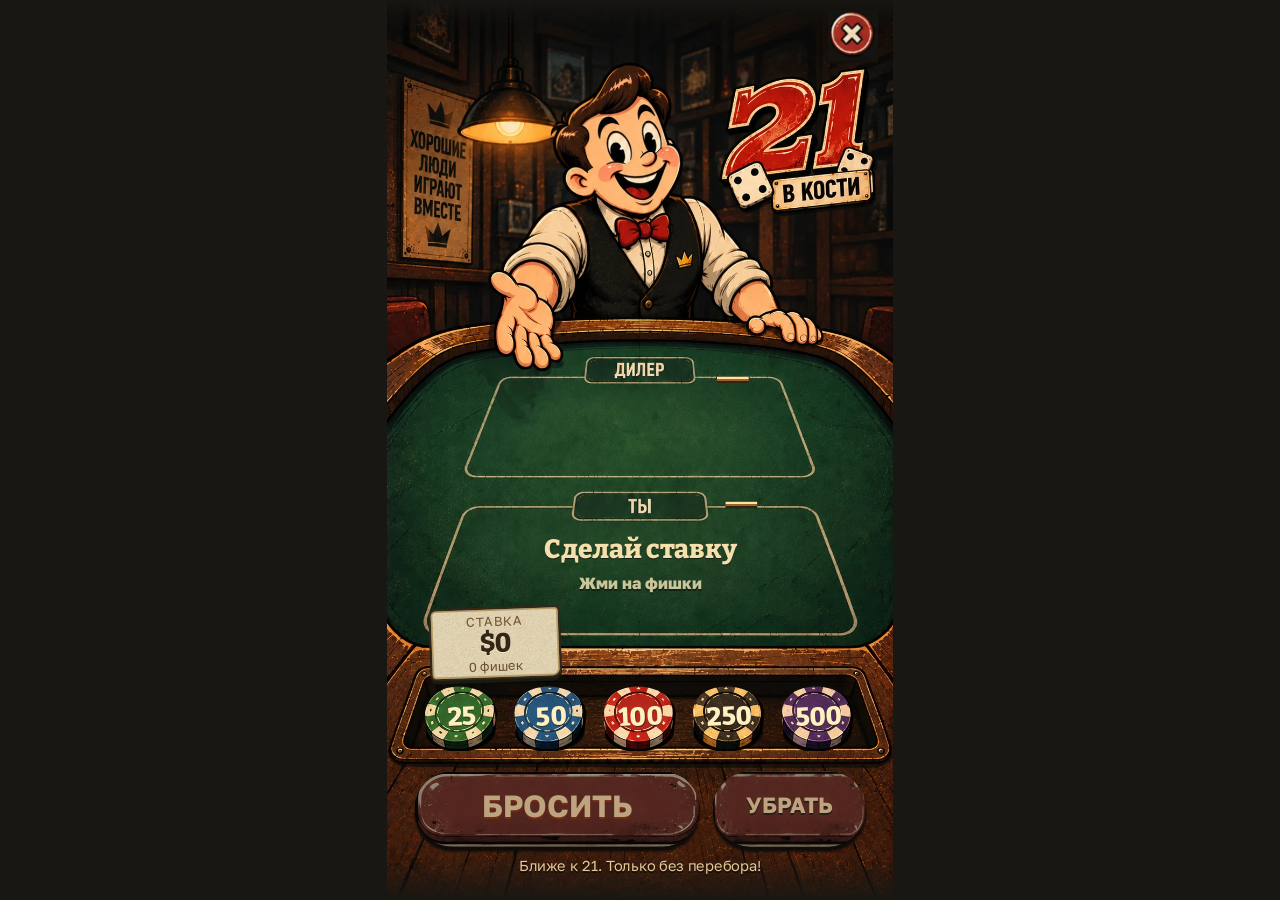
<file: dice21/index.html>
<!doctype html><html lang="ru"><head><meta charset="utf-8"><meta name="viewport" content="width=device-width,initial-scale=1,viewport-fit=cover"><title>21 в кости — Америкэн бой</title><link rel="icon" href="../icon.png"><link rel="stylesheet" href="style.css?v=f06ec9d0d8f2"></head><body>
<main id="viewport"><section id="table" aria-label="21 в кости">
 <output id="dealer-score" class="score dealer-score" aria-label="Очки дилера">—</output>
 <output id="player-score" class="score player-score" aria-label="Твои очки">—</output>
 <div id="dealer-dice" class="dice dealer-dice" aria-label="Кости дилера"></div>
 <div id="player-dice" class="dice player-dice" aria-label="Твои кости"></div>
 <div id="invitation">Сделай ставку<br><small>Жми на фишки</small></div>
 <div id="stakes" aria-label="Фишки на столе"></div>
 <div class="bet-plaque"><span>СТАВКА</span><output id="bet" aria-label="Сумма ставки">$0</output><small id="chip-count">0 фишек</small></div>
 <div id="tray" aria-label="Фишки для ставки"></div>
 <div class="actions"><button id="primary" class="enamel"><span>БРОСИТЬ</span></button><button id="secondary" class="enamel secondary"><span>УБРАТЬ</span></button></div>
 <button id="exit" class="exit" aria-label="Вернуться на игровое поле"><svg viewBox="1252 21 69 64" aria-hidden="true"><image href="../assets/modal-atlas.webp" width="1536" height="1024"/></svg></button>
 <p id="status" role="status" aria-live="polite">Ближе к 21. Только без перебора!</p>
 <div id="result" class="comparison" hidden aria-live="polite"><span id="result-title">РЕЗУЛЬТАТ БРОСКА</span><div class="comparison-scores"><div>ТЫ<strong id="compare-player"></strong></div><i>:</i><div>ДИЛЕР<strong id="compare-dealer"></strong></div></div><small id="result-detail"></small></div>
 <div id="sparkles" aria-hidden="true"></div>
</section></main><script src="engine.js?v=f06ec9d0d8f2"></script><script type="module" src="dice3d.js?v=f06ec9d0d8f2"></script><script src="effects.js?v=f06ec9d0d8f2"></script><script src="croupier.js?v=f06ec9d0d8f2"></script><script src="game.js?v=f06ec9d0d8f2"></script></body></html>
</file>
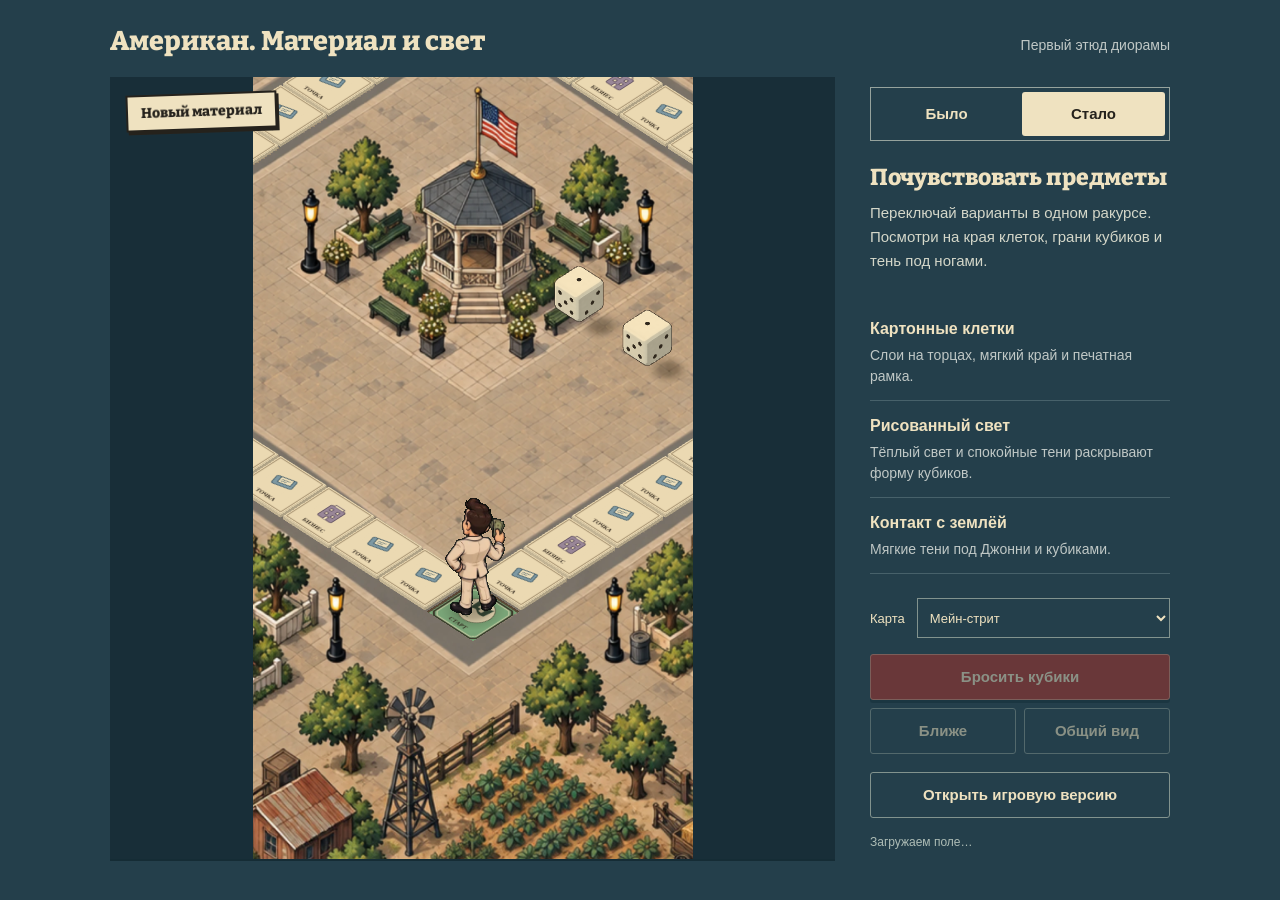
<file: art-study.html>
<!doctype html>
<html lang="ru"><head><meta charset="utf-8"><meta name="viewport" content="width=device-width,initial-scale=1"><title>Американ — материал и свет</title>
<style>
@font-face{font-family:Bitter;src:url(assets/fonts/bitter-800-cyrillic.woff2);font-weight:800;unicode-range:U+0400-045F}
@font-face{font-family:Bitter;src:url(assets/fonts/bitter-800-latin.woff2);font-weight:800;unicode-range:U+0000-00FF,U+2000-206F,U+2212}
:root{--ink:#25221c;--paper:#efe2c0;--red:#ae3028;--blue:#243f4b;--muted:#776c58}
*{box-sizing:border-box}body{margin:0;background:var(--blue);color:var(--paper);font-family:Arial,sans-serif}header{max-width:1120px;margin:auto;padding:25px 30px 20px;display:flex;align-items:baseline;justify-content:space-between;gap:20px}h1{font:800 27px/1.2 Bitter,Georgia,serif;margin:0}header span{font-size:14px;color:#c0c8c6}main{max-width:1120px;margin:0 auto;display:grid;grid-template-columns:minmax(0,1fr) 300px;gap:35px;padding:0 30px 24px}.view{background:#182e38;display:flex;justify-content:center;position:relative;min-width:0;box-shadow:0 2px 0 #152c35;overflow:hidden}iframe{display:block;border:0;width:440px;max-width:100%;height:calc(100dvh - 118px);min-height:480px;background:#c7b994}.stamp{position:absolute;left:16px;top:16px;background:var(--paper);color:var(--ink);border:2px solid var(--ink);padding:8px 13px;font:800 14px Bitter,Georgia,serif;box-shadow:2px 3px 0 #25221c;pointer-events:none;transform:rotate(-2deg)}aside{padding-top:10px;display:flex;flex-direction:column;align-items:stretch}h2{font:800 23px/1.3 Bitter,Georgia,serif;margin:22px 0 8px}p{line-height:1.6;font-size:15px;margin:0 0 17px;color:#d4d7c9}.switch{display:flex;border:1px solid #96a39d;padding:4px;gap:4px}.switch button{flex:1;background:transparent;border:0;color:var(--paper);box-shadow:none}.switch button[aria-pressed=true]{background:var(--paper);color:var(--ink)}button,a.play{font:700 15px/1.2 Arial,sans-serif;cursor:pointer;border:1px solid #82938e;padding:13px 14px;background:transparent;color:var(--paper);border-radius:3px;min-height:44px;text-align:center;text-decoration:none}button:hover,a.play:hover{background:#365664}button:focus-visible,a:focus-visible,select:focus-visible{outline:3px solid #e4bb5a;outline-offset:4px}button:disabled{opacity:.5;cursor:wait}ul{list-style:none;margin:14px 0 24px;padding:0}li{padding:13px 0;border-bottom:1px solid #47616a;font-size:14px;line-height:1.5}li strong{display:block;margin-bottom:4px;font-size:16px}li span{color:#c0c8c6}.controls{display:grid;grid-template-columns:1fr 1fr;gap:8px}.controls button:first-child{grid-column:1/-1;background:var(--red);border-color:#d17e69;box-shadow:0 3px 0 #142e39}.play{display:block;margin-top:18px}.status{font-size:12px;color:#aebdb6;margin-top:15px;line-height:1.5}.map{display:flex;align-items:center;gap:12px;margin-bottom:16px;font-size:13px}.map select{font:inherit;background:var(--blue);color:var(--paper);border:1px solid #82938e;padding:8px;flex:1;min-height:40px}@media(max-width:760px){header{padding:18px 18px 14px}h1{font-size:21px}header span{display:none}main{grid-template-columns:1fr;gap:20px;padding:0 14px 25px}.view{order:1}aside{display:contents}.switch{grid-row:1}.view{grid-row:2}iframe{width:100%;height:66dvh;min-height:380px}h2,aside>p,ul{display:none}.map{grid-row:3;margin:0}.controls{grid-row:4}.play{margin:0}.status{margin:0}.stamp{left:12px;top:12px}}
@media(min-width:761px) and (max-height:800px){aside{padding-top:0}h2{font-size:20px;margin:15px 0 8px}aside>p{display:none}ul{margin:4px 0 14px}li{padding:9px 0;font-size:12px}li strong{font-size:14px;margin-bottom:3px}.play{margin-top:12px}.status{margin-top:10px}}
</style></head><body>
<header><h1>Американ. Материал и свет</h1><span>Первый этюд диорамы</span></header>
<main><div class="view"><iframe id="board" src="board.html?map=mainstreet&study=1" title="Игровое поле — сравнение материалов"></iframe><div class="stamp" id="stamp">Новый материал</div></div>
<aside><div class="switch" aria-label="Вариант графики"><button id="before" aria-pressed="false">Было</button><button id="after" aria-pressed="true">Стало</button></div>
<h2>Почувствовать предметы</h2><p>Переключай варианты в одном ракурсе. Посмотри на края клеток, грани кубиков и тень под ногами.</p>
<ul><li><strong>Картонные клетки</strong><span>Слои на торцах, мягкий край и печатная рамка.</span></li><li><strong>Рисованный свет</strong><span>Тёплый свет и спокойные тени раскрывают форму кубиков.</span></li><li><strong>Контакт с землёй</strong><span>Мягкие тени под Джонни и кубиками.</span></li></ul>
<label class="map">Карта<select id="map"><option value="mainstreet">Мейн-стрит</option><option value="brooklyn">Бруклин</option></select></label>
<div class="controls"><button id="roll" disabled>Бросить кубики</button><button id="detail" disabled>Ближе</button><button id="home" disabled>Общий вид</button></div>
<a class="play" href="index.html?map=1&playtest=1">Открыть игровую версию</a><div class="status" id="status" role="status">Загружаем поле…</div>
</aside></main>
<script>
const frame=document.getElementById('board'),status=document.getElementById('status');let crafted=true,ready=false,rollId=0,restudy;
const send=o=>{if(ready)frame.contentWindow.devSend?.(o)};
function choose(on){crafted=on;frame.contentWindow.setArtFinish?.(on);document.getElementById('before').setAttribute('aria-pressed',String(!on));document.getElementById('after').setAttribute('aria-pressed',String(on));document.getElementById('stamp').textContent=on?'Новый материал':'Исходный материал';}
document.getElementById('before').onclick=()=>choose(false);document.getElementById('after').onclick=()=>choose(true);
window.addEventListener('message',e=>{if(e.origin!==location.origin||e.source!==frame.contentWindow||e.data?.type!=='art-ready')return;ready=true;choose(crafted);document.querySelectorAll('.controls button').forEach(b=>b.disabled=false);status.textContent='Живая 3D-сцена. Исходная игра сохранена отдельно.';});
document.getElementById('detail').onclick=()=>{send({action:'zoom',factor:.62});};
document.getElementById('home').onclick=()=>{send({action:'look'});send({action:'home'});};
document.getElementById('roll').onclick=()=>{clearTimeout(restudy);send({action:'roll',id:++rollId});restudy=setTimeout(()=>send({action:'art_study'}),4800);};
document.getElementById('map').onchange=e=>{clearTimeout(restudy);ready=false;document.querySelectorAll('.controls button').forEach(b=>b.disabled=true);status.textContent='Загружаем поле…';frame.src='board.html?study=1&map='+e.target.value+'&finish='+(crafted?'crafted':'original');};
</script></body></html>
</file>
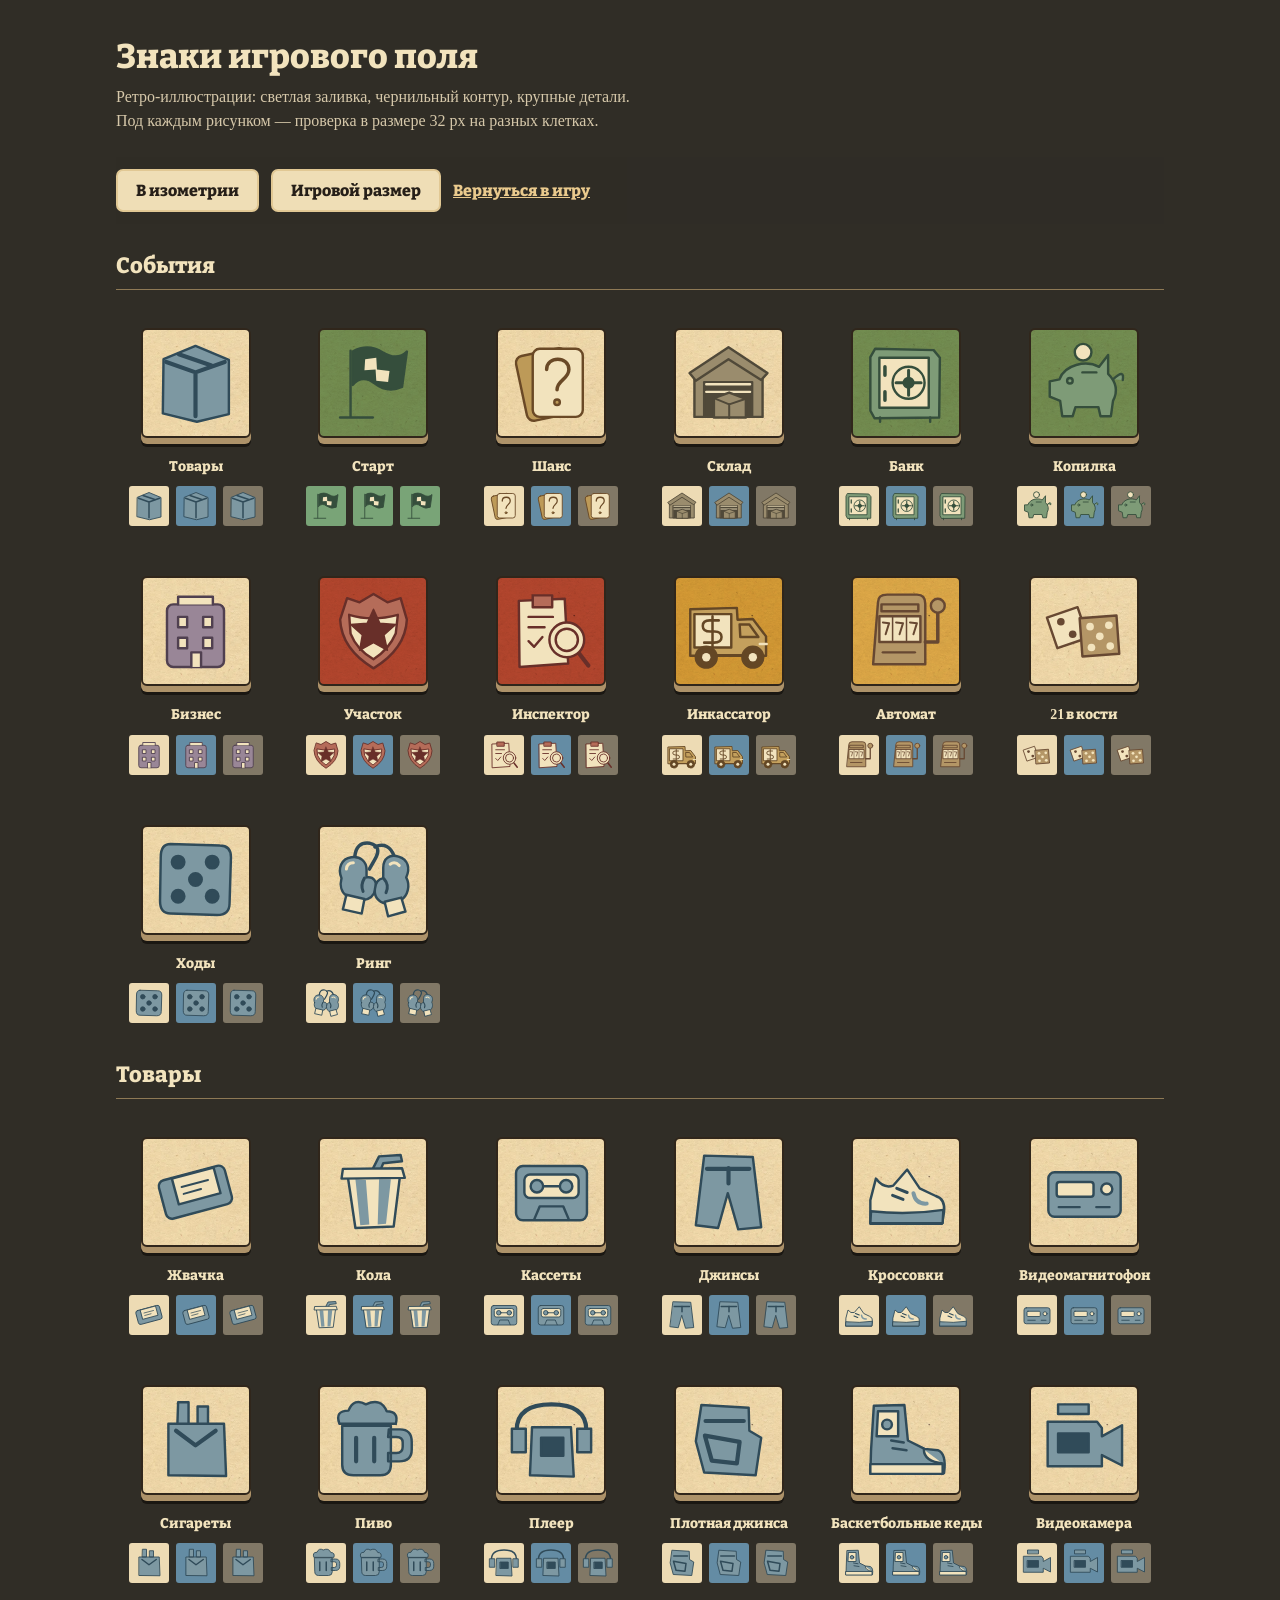
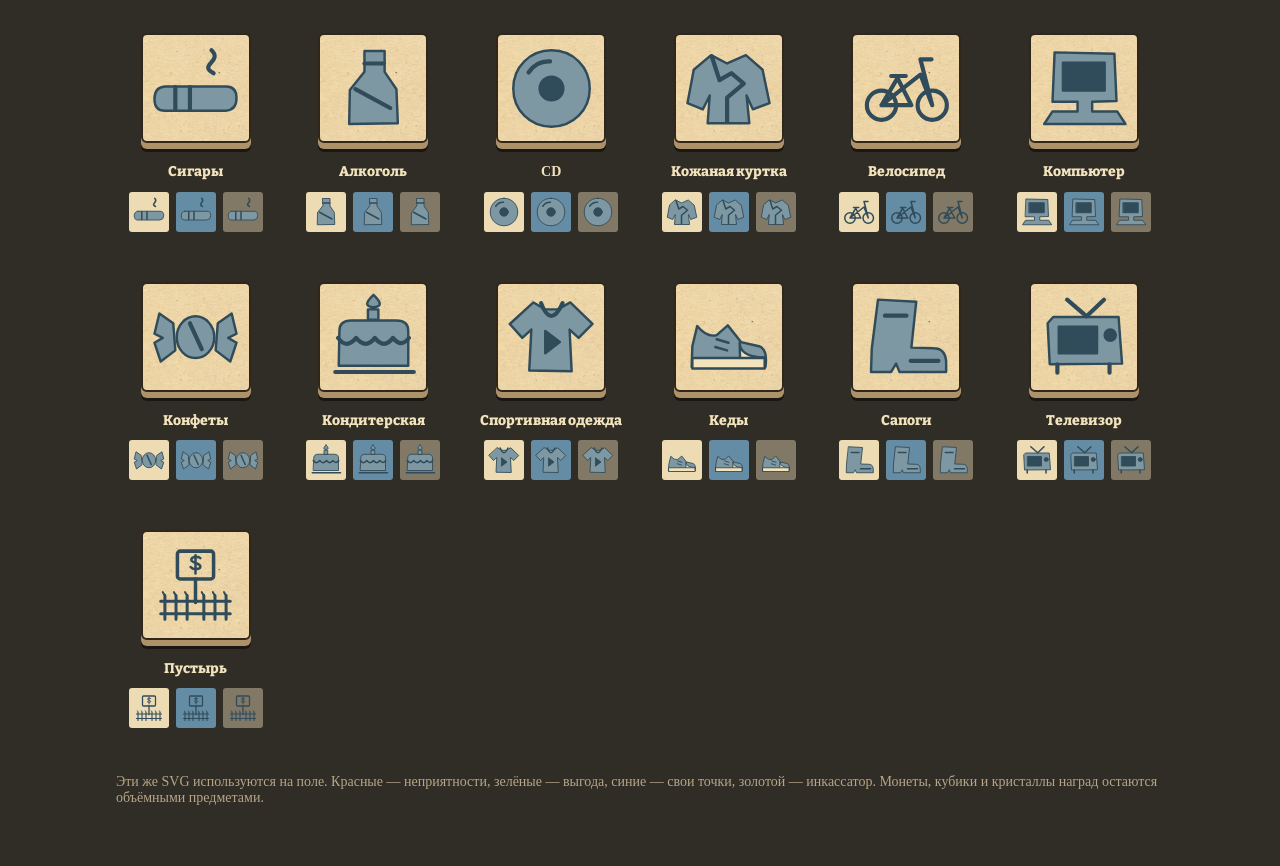
<file: board-icons-study.html>
<!doctype html><html lang="ru"><head><meta charset="utf-8"><meta name="viewport" content="width=device-width,initial-scale=1"><title>Знаки игрового поля — Америкэн бой</title>
<style>
@font-face{font-family:Bitter;src:url(assets/fonts/bitter-800-cyrillic.woff2);font-weight:800}
*{box-sizing:border-box}body{margin:0;background:#302d26;color:#f2e3bd;font:800 16px Bitter,Georgia,serif}main{max-width:1100px;margin:auto;padding:36px 26px 60px}h1{font-size:34px;margin:0 0 8px}p{font:16px/1.5 Georgia,serif;color:#d6c8aa;margin:0 0 24px}nav{display:flex;align-items:center;gap:12px;flex-wrap:wrap;position:sticky;top:0;background:#302d26ed;z-index:3;padding:12px 0}button{font:inherit;border:2px solid #e1c894;background:#efdeb6;color:#261f18;padding:10px 18px;border-radius:7px;cursor:pointer}button[aria-pressed=true]{background:#aa3528;color:#fff0cd}section{margin:28px 0}h2{font-size:22px;border-bottom:1px solid #8e7955;padding-bottom:10px}.grid{display:grid;grid-template-columns:repeat(auto-fit,minmax(138px,1fr));gap:20px 18px}.item{text-align:center;min-width:0}.tile{width:110px;height:110px;display:grid;place-items:center;background:#eddbb4 url(assets/print/card-stock.webp) center/320px;border:2px solid #30261b;border-radius:6px;box-shadow:0 6px #ad9269,0 9px #1a1712;margin:20px auto;transition:transform .2s}.tile img{width:84%;height:84%}.tile.home{background-color:#79a477;background-blend-mode:multiply}.tile.police{background-color:#bc5143;background-blend-mode:multiply}.tile.inspector{background-color:#bc5143;background-blend-mode:multiply}.tile.scatter{background-color:#dfb34e;background-blend-mode:multiply}.tile.bank,.tile.piggy{background-color:#79a477;background-blend-mode:multiply}.tile.slot{background-color:#e9c46a;background-blend-mode:multiply}.label{font-size:14px;line-height:1.3}.samples{display:flex;justify-content:center;gap:7px;margin:10px 0}.sample{display:grid;place-items:center;width:40px;height:40px;background:#eddbb4;border-radius:3px}.sample img{width:32px;height:32px}.sample.dark{background:#817866}.sample.home{background:#79a477}.sample.green{background:#648ca4}.iso .tile{transform:rotateX(52deg) rotateZ(45deg);border-radius:3px}.iso .tile img{transform:rotateZ(-90deg)}.iso .item{perspective:900px}.small .tile{width:62px;height:62px}.small .grid{grid-template-columns:repeat(auto-fit,minmax(126px,1fr))}footer{margin-top:36px;color:#b6a587;font:14px Georgia,serif}a{color:#eaca8d}@media(max-width:480px){main{padding:24px 15px}h1{font-size:26px}.grid{grid-template-columns:repeat(2,minmax(0,1fr));gap:12px}.tile{width:106px;height:106px}button{font-size:14px;padding:10px 12px}}
</style></head><body><main><h1>Знаки игрового поля</h1><p>Ретро-иллюстрации: светлая заливка, чернильный контур, крупные детали.<br>Под каждым рисунком — проверка в размере 32 px на разных клетках.</p><nav><button id="iso" aria-pressed="false">В изометрии</button><button id="small" aria-pressed="false">Игровой размер</button><a href="index.html?mute">Вернуться в игру</a></nav><div id="catalog"></div><footer>Эти же SVG используются на поле. Красные — неприятности, зелёные — выгода, синие — свои точки, золотой — инкассатор. Монеты, кубики и кристаллы наград остаются объёмными предметами.</footer></main><script>
fetch('board-icon-catalog.json').then(r=>r.json()).then(items=>{document.getElementById('catalog').innerHTML=['События','Товары'].map(group=>`<section><h2>${group}</h2><div class="grid">${items.filter(i=>i.group===group).map(i=>`<div class="item"><div class="tile ${i.id}"><img src="board/assets/symbols/${i.id}.svg?v=retro-illustrations-5" alt="${i.name}"></div><div class="label">${i.name}</div><div class="samples">${['','green','dark'].map(t=>`<span class="sample ${i.id==='home'?'home':t}"><img src="board/assets/symbols/${i.id}.svg?v=retro-illustrations-5" alt=""></span>`).join('')}</div></div>`).join('')}</div></section>`).join('')});for(const name of ['iso','small'])document.getElementById(name).onclick=function(){const on=document.body.classList.toggle(name);this.setAttribute('aria-pressed',on)};
</script></body></html>
</file>
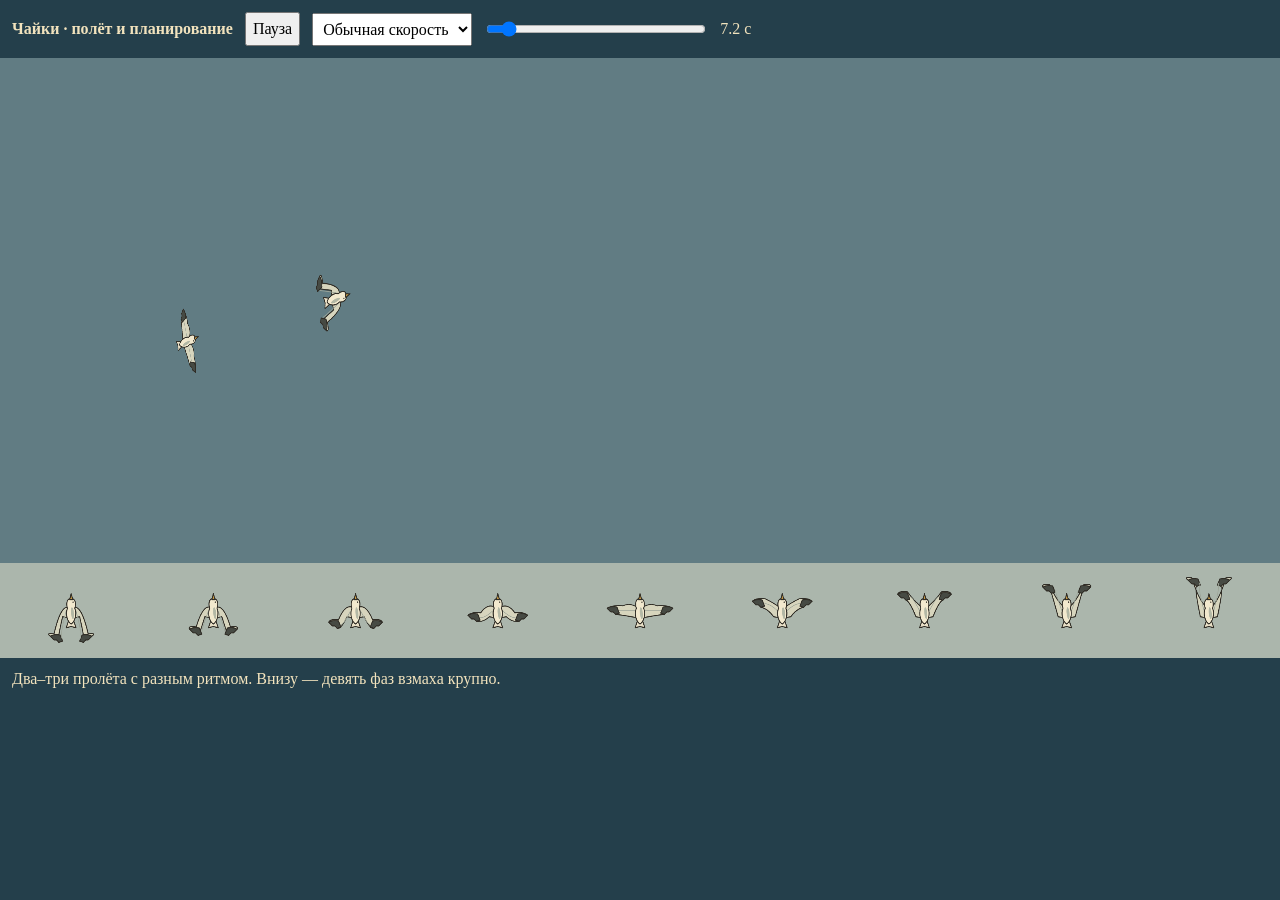
<file: gulls-study.html>
<!doctype html><html lang="ru"><meta charset="utf-8"><meta name="viewport" content="width=device-width,initial-scale=1"><title>Чайки — движение</title>
<style>body{margin:0;background:#243f4b;color:#f2e3bd;font:16px Georgia}header{padding:12px;display:flex;gap:12px;flex-wrap:wrap;align-items:center}button,select{font:inherit;padding:6px}canvas{display:block;width:100%;background:#abb6ac}input{width:220px}p{margin:12px}</style>
<header><b>Чайки · полёт и планирование</b><button id="play">Пауза</button><select id="speed"><option value="1">Обычная скорость</option><option value=".25">×0.25</option></select><input id="time" type="range" min="0" max="96" step=".041667" value="6"><output id="label"></output></header><canvas id="study"></canvas><p>Два–три пролёта с разным ритмом. Внизу — девять фаз взмаха крупно.</p>
<script type="module">
import {createGullSprites,drawGulls} from './gulls-study.js';
const sprites=createGullSprites(),canvas=document.querySelector('canvas'),c=canvas.getContext('2d'),range=document.querySelector('#time'),button=document.querySelector('#play');let t=6,playing=true,last=performance.now();
button.onclick=()=>{playing=!playing;button.textContent=playing?'Пауза':'Продолжить'};
range.oninput=()=>{t=+range.value;playing=false;button.textContent='Продолжить'};
function tick(now){const w=canvas.clientWidth,h=Math.min(600,w*.65),d=devicePixelRatio;canvas.width=w*d;canvas.height=h*d;canvas.style.height=h+'px';c.setTransform(d,0,0,d,0,0);if(playing)t=(t+Math.min(.1,(now-last)/1000)*document.querySelector('#speed').value)%96;last=now;range.value=t;document.querySelector('#label').value=t.toFixed(1)+' с';
c.fillStyle='#617c83';c.fillRect(0,0,w,h-95);drawGulls(c,t,(x,y)=>({x:x/1536*w,y:y/1024*(h-95)}),1.8,null,sprites);
for(let i=0;i<9;i++){const size=Math.min(w/9,78);c.drawImage(sprites[i],(i+.5)*w/9-size/2,h-90,size,size*216/192)}requestAnimationFrame(tick)}requestAnimationFrame(tick);
</script></html>
</file>
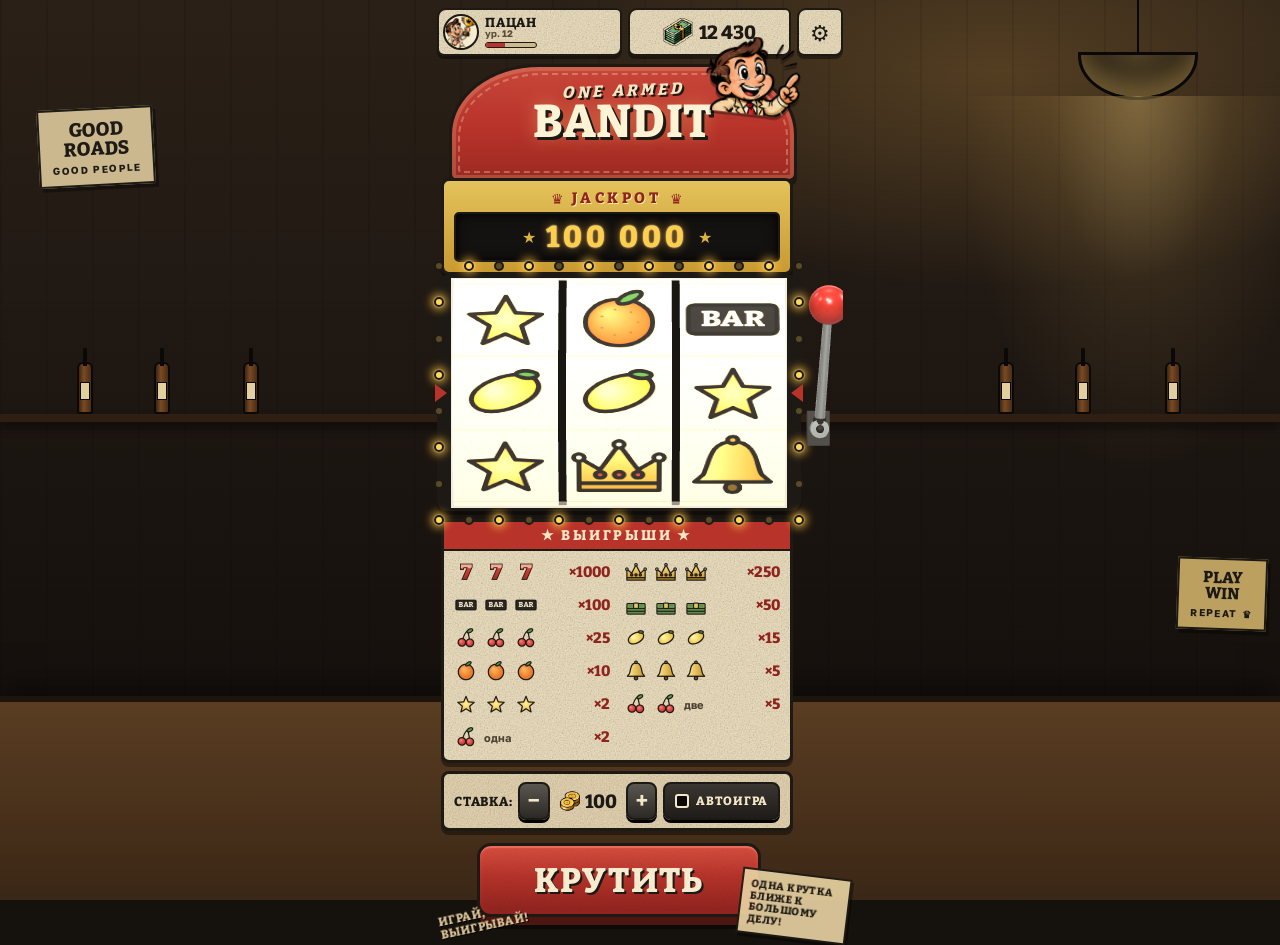
<file: slot.html>
<!doctype html><html lang="ru"><head><meta charset="utf-8">
<meta name="viewport" content="width=device-width,initial-scale=1,viewport-fit=cover,maximum-scale=1">
<title>Однорукий бандит</title>
<meta name="theme-color" content="#1c1712">
<link rel="stylesheet" href="slot/slot.css?v=73c2330f">
</head><body>
<div id="bar" aria-hidden="true"></div>
<div id="app">
  <header id="hud">
    <div class="hud-card hud-player"><span class="hud-ava"><img src="assets/bp/bp-johnny.webp" alt=""></span><span class="hud-name">Пацан<small>ур. 12</small><i class="hud-xp"><b style="width:38%"></b></i></span></div>
    <div class="hud-card hud-cash"><img class="hud-ic" src="assets/icons/money.webp" alt=""><b id="balance">12 430</b></div>
    <button class="hud-card hud-gear" id="btnSettings" aria-label="Настройки"><span>⚙</span></button>
  </header>
  <section id="machine">
    <div class="sign"><span class="sign-small">ONE ARMED</span><span class="sign-big">BANDIT</span><img class="sign-johnny" src="assets/bp/tip-johnny.webp" alt=""></div>
    <div class="jackpot"><span class="jp-crown">♛</span><span class="jp-label">JACKPOT</span><span class="jp-crown">♛</span><div class="jp-board"><span class="jp-star">★</span><b id="jackpot">100 000</b><span class="jp-star">★</span></div></div>
    <div class="window"><div class="win-frame"><i class="lamps" id="lamps"></i></div><div class="payline"><span></span><span></span></div><div class="win-glass"></div><div id="winFlash"></div></div>
    <canvas id="scene" aria-label="Барабаны и рукоятка"></canvas>
    <div class="paytable"><div class="pt-title">★ Выигрыши ★</div><div class="pt-grid" id="paytable"></div></div>
    <div class="controls">
      <span class="ctl-label">Ставка:</span>
      <button class="ctl-btn" id="betMinus" aria-label="Меньше ставка">−</button>
      <span class="ctl-bet"><img src="assets/icons/soft.webp" alt=""><b id="bet">100</b></span>
      <button class="ctl-btn" id="betPlus" aria-label="Больше ставка">+</button>
      <button class="ctl-auto" id="auto" aria-pressed="false"><i></i>Автоигра</button>
    </div>
    <button class="spin" id="spin"><span>КРУТИТЬ</span></button>
    <div class="note note-l">Играй,<br>выигрывай!</div>
    <div class="note note-r">Одна крутка<br>ближе к большому<br>делу!</div>
  </section>
  <div id="toast" hidden></div>
  <div id="bigwin" hidden><div class="bw-card"><img src="assets/bp/bp-johnny.webp" alt=""><div class="bw-text"><b id="bwTitle">Крупный выигрыш!</b><span id="bwSum">+12 500</span></div><button id="bwTake">Забрать</button></div></div>
</div>
<div id="confetti" aria-hidden="true"></div>
<script type="module" src="slot/slot.js?v=73c2330f"></script>
</body></html>
</file>
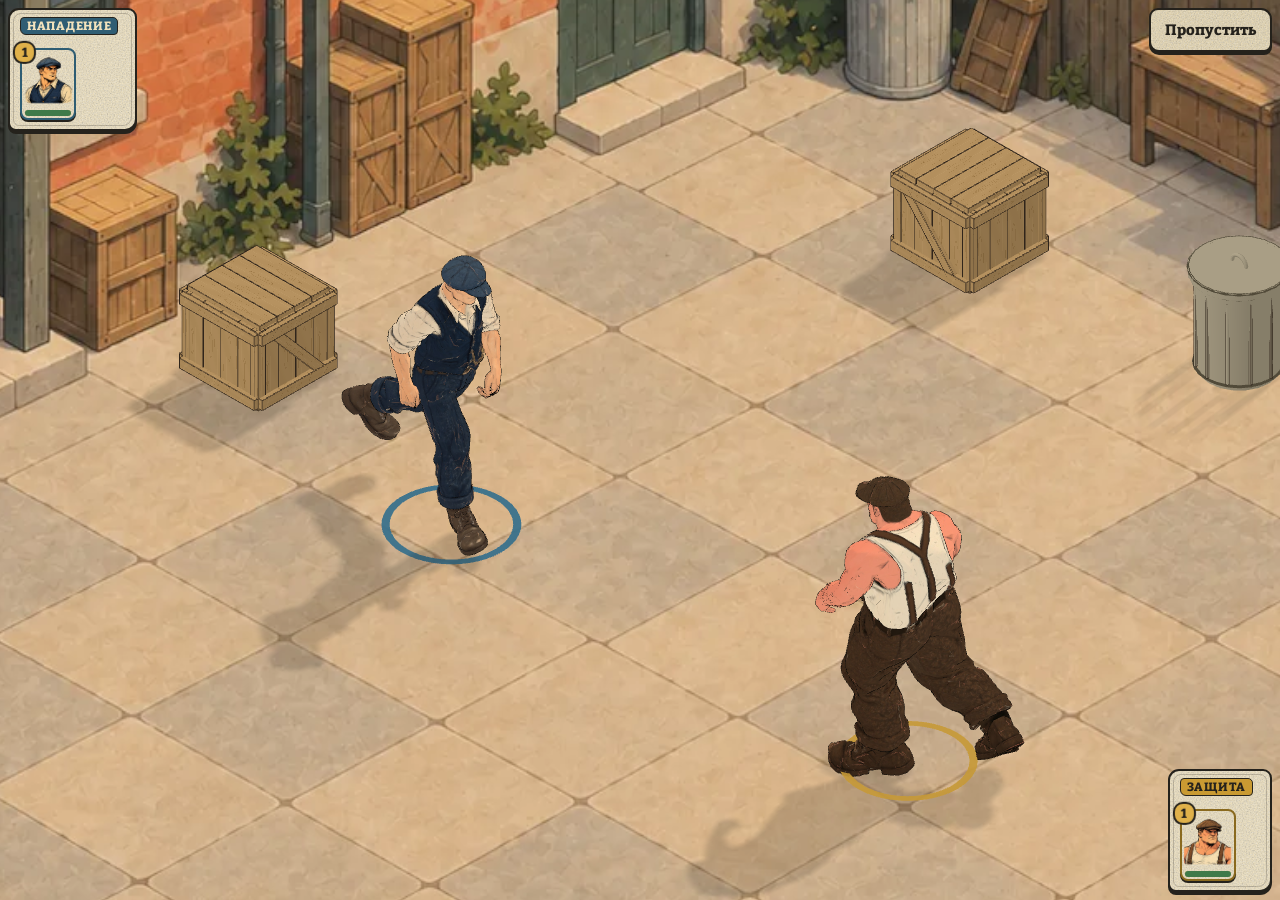
<file: gang-fight/arena/mp-fight.html>
<!doctype html><html lang="ru"><head><meta charset="utf-8"><meta name="viewport" content="width=device-width,initial-scale=1,viewport-fit=cover">
<title>Драка за точку</title>
<!-- Окно драки банды (МП «С бойцами»): общая арена (снимок выпуска — tools/build_gang_fight.py), исход задаёт стол
     (web/mp-gang.js battle). Две панели сторон (Андрей 28.10: «идёт название игрока, рядом карточки… с одной стороны,
     с другой стороны»): нападение — бумажный лист слева сверху, защита — справа снизу, в каждом имя игрока и его бойцы
     (портрет, уровень, здоровье; выбывший переворачивается). Панели по содержимому — на ПК не растягиваются. -->
<style>
@font-face{font-family:'Bitter';font-weight:700;src:url(../../assets/fonts/bitter-700-cyrillic.woff2) format('woff2');unicode-range:U+0400-045F,U+2116}
@font-face{font-family:'Bitter';font-weight:700;src:url(../../assets/fonts/bitter-700-latin.woff2) format('woff2');unicode-range:U+0000-00FF}
@font-face{font-family:'Bitter';font-weight:800;src:url(../../assets/fonts/bitter-800-cyrillic.woff2) format('woff2');unicode-range:U+0400-045F,U+2116}
@font-face{font-family:'Bitter';font-weight:800;src:url(../../assets/fonts/bitter-800-latin.woff2) format('woff2');unicode-range:U+0000-00FF}
@font-face{font-family:'Golos Text';font-weight:700;src:url(../../assets/fonts/golos-text-700-cyrillic.woff2) format('woff2');unicode-range:U+0400-045F,U+2116}
@font-face{font-family:'Golos Text';font-weight:700;src:url(../../assets/fonts/golos-text-700-latin.woff2) format('woff2');unicode-range:U+0000-00FF}
:root{--ink:#25221c;--paper:#f2e3bd;--paper2:#e9d8ae;--att:#2f5d73;--def:#c99a32;--blue:#2f5d73;--gold:#a8802a;--red:#a92720;--card-w:46px;--card-h:60px;
 --num:'Golos Text',Arial,sans-serif;--txt:'Bitter',Georgia,serif}
*{box-sizing:border-box}
html,body{margin:0;height:100%;overflow:hidden;background:#d4be91;color:var(--ink);font:14px Bitter,Georgia,serif}
/* Сцена на весь экран; карточки лежат поверх низа кадра (на телефоне там пустой край двора). */
#stage{position:fixed;inset:0}
#stage canvas{display:block;width:100%;height:100%}
#badges{position:absolute;inset:0;pointer-events:none;z-index:2}
#badges .badge{position:absolute;visibility:hidden}   /* полоски над головами не нужны — здоровье на карточках */
#badges .combat-notice{position:absolute;transform:translate(-50%,-100%);font:700 11px/1 Georgia,serif;white-space:nowrap;pointer-events:none;color:var(--paper);text-shadow:0 1px 1px var(--ink),1px 0 1px var(--ink),-1px 0 1px var(--ink);z-index:3}
#badges .combat-notice.crit{color:#efc875}
#badges .damage-number{position:absolute;transform:translate(-50%,-100%);font:800 12px/1 Georgia,serif;color:var(--paper);text-shadow:0 1px 1px var(--ink),1px 0 1px var(--ink),-1px 0 1px var(--ink);pointer-events:none}
#badges .damage-number.critical{color:#efc875;font-size:14px}
#loading{position:fixed;inset:0;display:grid;place-items:center;font:700 16px Bitter,Georgia,serif;background:#d4be91;z-index:5}
#loading.hidden{display:none}
/* Панель стороны: печатный лист — бумага с зерном, тушевой контур с неровными углами, печатная тень, тонкая
   внутренняя рамка «оттиска». Бирка стороны цветом команды, имя игрока крупно, под ним бойцы этого игрока. */
.mpf-panel{position:fixed;z-index:4;display:grid;gap:6px;padding:7px 10px 9px;max-width:calc(100% - 16px);pointer-events:none;
 background:var(--paper) url(../../assets/paper-grain.svg);border:2.5px solid var(--ink);border-radius:11px 9px 12px 8px;box-shadow:0 3px 0 var(--ink)}
.mpf-panel::before{content:'';position:absolute;inset:3px;border:1px solid rgba(37,34,28,.22);border-radius:8px 7px 9px 6px;pointer-events:none}
.mpf-panel.att{left:calc(8px + env(safe-area-inset-left));top:calc(8px + env(safe-area-inset-top))}
.mpf-panel.def{right:calc(8px + env(safe-area-inset-right));bottom:calc(8px + env(safe-area-inset-bottom))}
.mpf-head{display:flex;align-items:center;gap:7px;min-width:0}
.mpf-tag{flex:none;padding:2px 6px 1px;border:1.5px solid var(--ink);border-radius:4px 5px 4px 6px;font:800 10.5px/1.1 var(--txt);letter-spacing:.7px;text-transform:uppercase}
.att .mpf-tag{background:var(--att);color:#f2e3bd}.def .mpf-tag{background:var(--def);color:var(--ink)}
.mpf-name{min-width:0;font:700 17px/1.1 var(--num);white-space:nowrap;overflow:hidden;text-overflow:ellipsis}
/* Победитель — резиновая печать на краю панели (нижнем у нападения, верхнем у защиты): места у имени не занимает. */
.mpf-panel.win::after{content:'победа';position:absolute;right:14px;padding:1px 8px 2px;background:var(--paper);border:2px solid var(--red);border-radius:5px 4px 6px 4px;color:var(--red);font:800 13px/1.3 var(--txt);text-transform:uppercase;letter-spacing:.6px;box-shadow:0 2px 0 rgba(37,34,28,.35)}
.mpf-panel.att.win::after{bottom:-14px;transform:rotate(-5deg)}.mpf-panel.def.win::after{top:-14px;transform:rotate(4deg)}
.mpf-team{display:flex;flex-wrap:nowrap;gap:7px;padding-top:7px}   /* сверху — место для кружков уровня */
.fc{position:relative;width:var(--card-w);height:var(--card-h);perspective:240px;flex:none}
.fc-in{position:absolute;inset:0;transform-style:preserve-3d;transition:none}
.fc-face,.fc-back{position:absolute;inset:0;border:2px solid var(--ink);border-radius:8px;box-shadow:0 2px 0 var(--ink);backface-visibility:hidden;-webkit-backface-visibility:hidden;overflow:hidden}
.fc-face{background:var(--paper) url(../../assets/paper-grain.svg)}
.fc-face img{position:absolute;inset:2px 2px 9px;width:calc(100% - 4px);height:calc(100% - 11px);object-fit:cover;border-radius:5px}
.fc.blue .fc-face{border-color:var(--att)}.fc.gold .fc-face{border-color:#8a6a1f}
/* Кружок уровня — на карточке, а не в лицевой стороне (у неё обрезка по краю); при перевороте уходит вместе с лицом. */
.fc-lv{position:absolute;left:-7px;top:-7px;z-index:3;backface-visibility:hidden;-webkit-backface-visibility:hidden;transform:translateZ(1px);min-width:20px;height:20px;padding:0 3px;border:2px solid var(--ink);border-radius:10px;background:#e0b14a;font:900 12px/16px Bitter,Georgia,serif;text-align:center}
.fc-hp{position:absolute;left:3px;right:3px;bottom:2px;height:5px;border-radius:3px;background:rgba(37,34,28,.3);overflow:hidden}
.fc-hp i,.fc-hp b{position:absolute;left:0;top:0;bottom:0;transform-origin:left;width:100%}
.fc-hp i{background:#e9c58a}                /* «след» удара догоняет полоску */
.fc-hp b{background:#3f7a4a}
.fc.low .fc-hp b{background:var(--red)}
.fc-back{transform:rotateY(180deg);background:#3a3226;display:grid;place-items:center}
/* Рубашка выбывшего: красный чернильный крест и мелкая подпись. */
.fc-back::before,.fc-back::after{content:'';position:absolute;left:50%;top:42%;width:26px;height:4px;margin:-2px 0 0 -13px;border-radius:2px;background:#c24a3a;transform:rotate(45deg)}
.fc-back::after{transform:rotate(-45deg)}
.fc-back span{position:absolute;left:0;right:0;bottom:5px;text-align:center;font:800 7.5px/1 Bitter,Georgia,serif;color:#f2c6b8}
.fc.out .fc-lv{visibility:hidden}
.fc.hit .fc-in{animation:fc-hit .17s steps(2) 1}
@keyframes fc-hit{0%{translate:-2px 0}50%{translate:2px 1px}100%{translate:0 0}}
/* Выбыл: упреждение — присел, затем переворот с перелётом и мягкой посадкой рубашкой вверх. */
.fc.out .fc-in{transform:rotateY(180deg)}
.fc.flip .fc-in{animation:fc-flip .62s 1 both}
@keyframes fc-flip{
 0%{transform:rotateY(0) translateY(0) scale(1);animation-timing-function:cubic-bezier(.3,0,.6,1)}
 14%{transform:rotateY(-8deg) translateY(2px) scale(.94,.9);animation-timing-function:cubic-bezier(.2,.8,.3,1)}
 62%{transform:rotateY(196deg) translateY(-8px) scale(1.06);animation-timing-function:cubic-bezier(.4,0,.6,1)}
 84%{transform:rotateY(176deg) translateY(1px) scale(.97,1.03)}
 100%{transform:rotateY(180deg) translateY(0) scale(1)}}
/* «Пропустить» — отдельная бумажная кнопка в свободном углу (справа сверху), касание 44 px. */
#skip{position:fixed;right:calc(8px + env(safe-area-inset-right));top:calc(8px + env(safe-area-inset-top));z-index:5;min-height:44px;padding:0 14px;
 font:800 14px var(--txt);color:var(--ink);background:var(--paper2) url(../../assets/paper-grain.svg);border:2.5px solid var(--ink);border-radius:9px 11px 8px 10px;box-shadow:0 3px 0 var(--ink);cursor:pointer}
#skip:active{transform:translateY(2px);box-shadow:0 1px 0 var(--ink)}
#verdict{position:fixed;left:50%;top:44%;transform:translate(-50%,-50%) rotate(-3deg);z-index:4;padding:6px 18px 7px;background:var(--paper) url(../../assets/paper-grain.svg);border:2.5px solid var(--ink);border-radius:10px 12px 9px 11px;box-shadow:0 3px 0 var(--ink);font:800 24px var(--txt);white-space:nowrap}
#verdict[hidden]{display:none}
/* ПК: крупнее — имя и карточки читаются издалека; панели по-прежнему по содержимому. */
@media (min-width:900px){:root{--card-w:56px;--card-h:72px}.mpf-name{font-size:20px}.mpf-tag{font-size:12px}.mpf-team{gap:9px}.fc-lv{min-width:23px;height:23px;font-size:13px;line-height:19px}.fc-hp{height:6px}#skip{font-size:15px}}
/* Телефон: карточки поменьше, панель нападения не заезжает под «Пропустить». */
@media (max-width:520px){:root{--card-w:40px;--card-h:52px}.mpf-team{gap:6px}.mpf-panel.att{max-width:calc(100% - 132px)}.mpf-name{font-size:16px}}
@media (prefers-reduced-motion:reduce){.fc.flip .fc-in,.fc.hit .fc-in{animation:none}}
</style>
<script type="importmap">{"imports":{"three":"../viewer/vendor/three.module.js","cannon-es":"../viewer/vendor/cannon-es.js"}}</script>
</head><body>
<section id="stage"><canvas></canvas><div id="badges" aria-hidden="true"></div></section>
<div id="loading">Бойцы подтягиваются во двор…</div>
<section class="mpf-panel att" aria-label="Нападение"><div class="mpf-head"><span class="mpf-tag">Нападение</span><b class="mpf-name" id="nameAtt"></b></div><div class="mpf-team blue" id="cardsBlue"></div></section>
<section class="mpf-panel def" aria-label="Защита"><div class="mpf-head"><span class="mpf-tag">Защита</span><b class="mpf-name" id="nameDef"></b></div><div class="mpf-team gold" id="cardsGold"></div></section>
<div id="verdict" hidden></div>
<button id="skip" type="button">Пропустить</button>
<script type="module" src="./mp-fight.mjs?v=20261029j"></script>
</body></html>
</file>
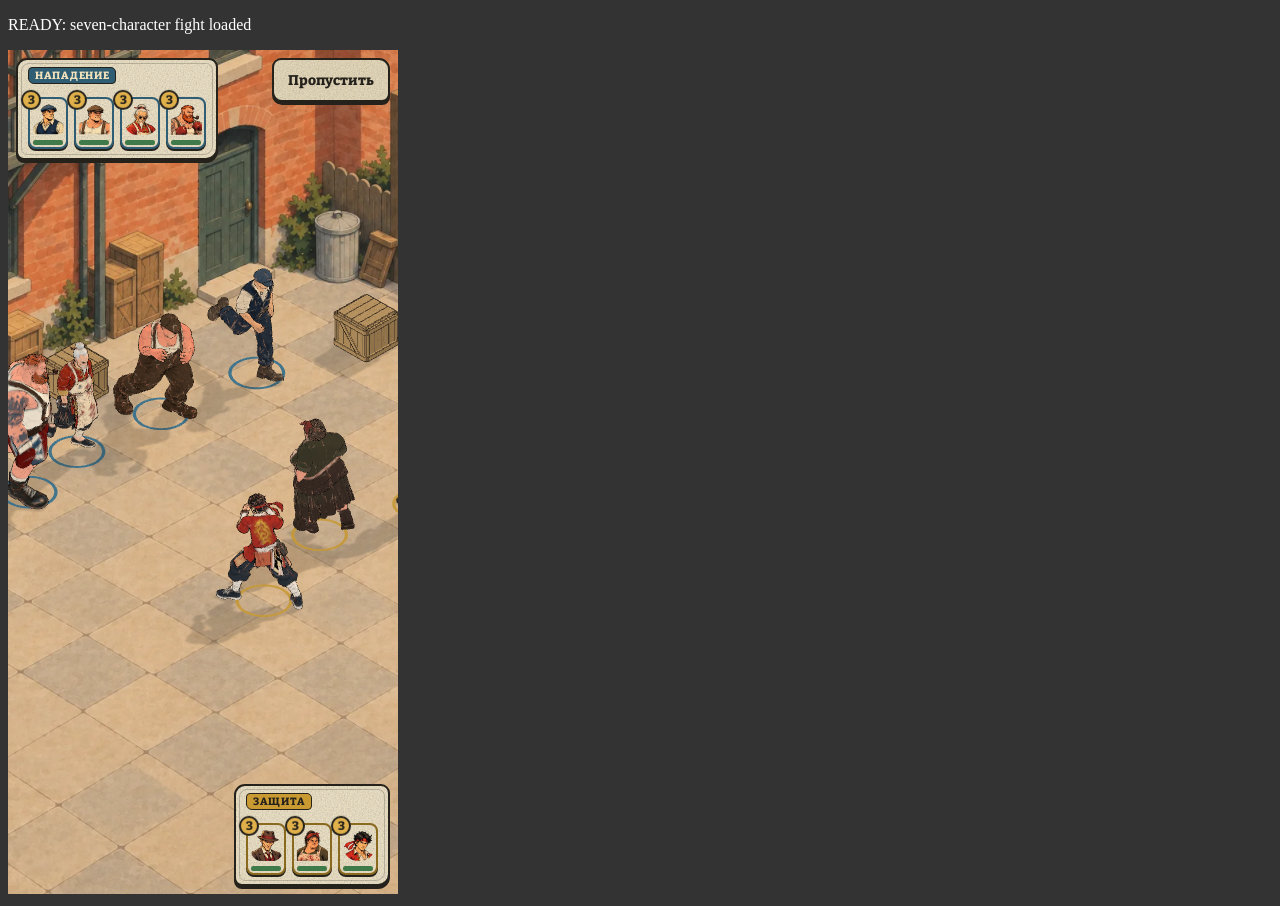
<file: gang-fight/qa/integration.html>
<!doctype html><meta charset="utf-8"><title>MP fight integration review</title><body style="background:#333;color:white"><p id="status">Waiting for ready</p><iframe id="fight" title="Mobile multiplayer fight" style="width:390px;height:844px;border:0"></iframe><script>
const spec={blue:[0,2,4,6].map((kind,i)=>({id:'b'+i,kind,lvl:3})),gold:[1,3,5].map((kind,i)=>({id:'g'+i,kind,lvl:3})),win:0,survivors:['b0','b1','b2','b3'],left:{b0:.5,b1:.5,b2:.5,b3:.5},mute:true};
const frame=document.querySelector('iframe');frame.src='../arena/mp-fight.html?mute#'+encodeURIComponent(JSON.stringify(spec));let ready=false;window.addEventListener('message',e=>{if(e.origin!==location.origin||e.source!==frame.contentWindow||e.data.type!=='gang-fight')return;if(e.data.ready)ready=true;document.querySelector('#status').textContent=e.data.done?'PASS: ready='+ready+', done=true, skipped='+e.data.skipped:'READY: seven-character fight loaded';});</script>
</file>
<file: dice21/style.css>
@font-face{font-family:Golos;src:url('../assets/fonts/golos-text-700-cyrillic.woff2')}@font-face{font-family:Golos;src:url('../assets/fonts/golos-text-700-latin.woff2');unicode-range:U+0000-024F}@font-face{font-family:Bitter;src:url('../assets/fonts/bitter-800-cyrillic.woff2');font-weight:800}@font-face{font-family:Bitter;src:url('../assets/fonts/bitter-800-latin.woff2');font-weight:800;unicode-range:U+0000-024F}
*{box-sizing:border-box}html,body{margin:0;min-height:100%;background:#161611;color:#f5dfaa;font-family:Golos,Arial,sans-serif}body{overflow-x:hidden;min-height:100dvh;display:grid;place-items:center}button{font:inherit;cursor:pointer;-webkit-tap-highlight-color:transparent;touch-action:manipulation}button:focus-visible{outline:5px solid #fff1bb;outline-offset:5px}button:disabled{cursor:default}button,svg{user-select:none}svg{display:block;width:100%;height:100%}[hidden]{display:none!important}
#viewport{position:relative;margin:auto;overflow:hidden}#table{position:absolute;width:941px;height:1672px;transform-origin:top left;background:url('assets/table.webp') 0 0/100% 100%;overflow:hidden;isolation:isolate}
.score{position:absolute;width:93px;font-family:Bitter,Georgia,serif;font-size:58px;font-weight:800;text-align:center;color:#ffebb3;text-shadow:0 4px #0c160d,2px 0 #0c160d,-2px 0 #0c160d;line-height:1}.dealer-score{top:668px;left:596px}.player-score{top:920px;left:612px}.score.bust{color:#f78a69}
.dice{position:absolute;left:170px;width:610px;display:flex;flex-wrap:wrap;align-items:center;justify-content:center;gap:8px;z-index:2}.dealer-dice{top:744px}.player-dice{top:994px}.die{width:112px;height:112px;position:relative;filter:drop-shadow(4px 10px 2px #10170bbb);transform:rotate(var(--turn));flex:0 0 auto}.dice.crowded .die{width:80px;height:80px}.die svg{overflow:visible}.die.rolling{animation:roll .64s ease-out both}.die.new{animation:land .34s cubic-bezier(.17,.85,.35,1.25) both}
#invitation{position:absolute;top:990px;width:100%;text-align:center;font-family:Bitter,Georgia,serif;font-weight:800;font-size:49px;text-shadow:0 3px #132316}#invitation small{font-family:Golos,Arial,sans-serif;font-size:30px;color:#c8c69a}
#stakes{position:absolute;inset:0;pointer-events:none;z-index:4}.stake{position:absolute;width:106px;height:103px;border:0;background:none;padding:0;pointer-events:auto;filter:drop-shadow(5px 10px 2px #0c170caa);transform:rotate(var(--angle));transform-origin:50% 55%}.stake b{font-size:31px}.stake:disabled{pointer-events:none}.chip-art{position:relative;width:100%;height:100%}.chip-art b{position:absolute;left:0;top:31%;width:100%;text-align:center;line-height:1;color:#fff0c2;font-family:Bitter,Georgia,serif;font-weight:800;text-shadow:0 2px #31220fa6;transform:rotate(-3deg)}
.bet{pointer-events:none;position:absolute;top:932px;left:62px;width:262px;text-align:center;font-size:30px;color:#f7e4b8;text-shadow:0 3px #182614;z-index:5}
#tray{position:absolute;top:1263px;left:65px;right:65px;display:flex;justify-content:space-between;gap:15px}.chip{width:148px;height:143px;background:none;border:0;padding:0;position:relative;transition:transform .12s}.chip .chip-art b{font-size:48px}.chip:active{transform:translateY(5px)}.chip:disabled:after{content:'';position:absolute;inset:9px;border-radius:50%;background:#120e0855}.chip:disabled .chip-art b{color:#b3a488}
.actions{position:absolute;left:51px;right:51px;top:1433px;display:flex;gap:24px;height:140px}.enamel{position:relative;display:grid;place-items:center;isolation:isolate;border:0;background:none;color:#fff0c2;min-width:0;padding:14px 18px 29px;flex:1;filter:drop-shadow(0 9px 2px #0e0b09);font-size:57px;font-weight:700;transition:transform .09s,filter .09s}.enamel:before{content:'';position:absolute;inset:0;background-image:url('assets/button.webp');background-size:188.2% 1045%;background-position:49.66% 94.77%;border-radius:75px;z-index:-1}.enamel span{position:relative;z-index:1;text-shadow:0 4px #752a15;white-space:nowrap}.enamel:active:not(:disabled){transform:translateY(8px);filter:drop-shadow(0 1px 0 #110c08)}.enamel:disabled:before{filter:saturate(.6) brightness(.63)}.enamel:disabled span{color:#bda47f}.secondary{flex:0 0 285px;font-size:41px}.secondary:before{filter:grayscale(.85) brightness(.64)}.secondary span{text-shadow:0 4px #252019}.secondary.hold:before{filter:hue-rotate(72deg) saturate(.6) brightness(.8)}#status{position:absolute;left:38px;right:38px;top:1590px;text-align:center;color:#e4c898;font-size:29px;margin:0;text-shadow:0 3px #160e09}
#result{position:absolute;left:95px;right:95px;top:420px;min-height:220px;padding:27px 20px 24px;text-align:center;z-index:7;pointer-events:none;background:#221b10f2 url('../assets/paper-grain.svg');border:4px solid #c4954f;box-shadow:0 9px #0e160f, inset 0 0 0 5px #49361c;clip-path:polygon(2% 0,98% 1%,100% 94%,97% 100%,0 98%,1% 5%);animation:resultIn .3s cubic-bezier(.16,.95,.3,1.3)}#result span{display:block;font-family:Bitter,Georgia,serif;font-size:44px;font-weight:800;color:#f8dfac}#result strong{display:block;font-family:Bitter,Georgia,serif;font-size:92px;line-height:1.1;color:#ffe093;text-shadow:0 6px #895120}#result small{display:block;font-size:29px;color:#ebd4a7;margin-top:8px}#result.loss strong{color:#e8bd96;font-size:73px}#result.push strong{font-size:73px}
#sparkles{position:absolute;inset:0;pointer-events:none;z-index:8}.spark{position:absolute;left:50%;top:53%;font-size:43px;color:#ffdf80;text-shadow:0 3px #654322;animation:spark .85s steps(12) both}
@keyframes roll{0%{transform:translate(80px,-130px) rotate(-150deg) scale(.65)}40%{transform:translate(-12px,3px) rotate(55deg) scale(1.07,.88)}65%{transform:translate(5px,-27px) rotate(-18deg)}85%{transform:translate(-2px,2px) rotate(7deg) scale(1.04,.96)}100%{transform:rotate(var(--turn))}}
@keyframes land{0%{transform:translateY(-35px) rotate(-15deg)}65%{transform:translateY(3px) scale(1.08,.92)}100%{transform:rotate(var(--turn))}}
@keyframes resultIn{from{opacity:0;transform:translateY(22px) scale(.86)}to{opacity:1;transform:none}}
@keyframes spark{0%{opacity:0;transform:translate(0,0) scale(.2)}20%{opacity:1}100%{opacity:0;transform:translate(var(--x),var(--y)) rotate(65deg) scale(.5)}}
@media(prefers-reduced-motion:reduce){*,*:before{animation:none!important;transition:none!important}}

#dice-canvas{position:absolute;left:0;top:660px;width:941px;height:590px;pointer-events:none;z-index:3}.dice{pointer-events:none}
/* Shared enamel-and-paper reward language with the slot machine. */
.score{z-index:5;transform-origin:center;text-shadow:0 3px #9b632d,0 6px #322414,2px 0 #322414,-2px 0 #322414;color:#ffe5a0}
.score.bust{color:#f5a98a;text-shadow:0 4px #712a1e,2px 0 #241a10,-2px 0 #241a10}
#result strong{paint-order:stroke fill;-webkit-text-stroke:2px #2c1a10;text-shadow:0 3px #ae722f,0 6px #754522,0 9px #17110b}
#result.loss{border-color:#ae7254}#result.push{border-color:#cdb47e}
.d21-reward{position:fixed;inset:0;z-index:100;display:grid;place-items:center;overflow:hidden;background:radial-gradient(ellipse,#60431b99,#130d08f0 85%);cursor:pointer;touch-action:manipulation;isolation:isolate}
.reward-marquee{position:relative;width:min(96vw,980px,125dvh);aspect-ratio:3/2;filter:drop-shadow(0 18px 15px #0009);animation:enamel-arrival .52s cubic-bezier(.16,.9,.3,1.15) both;z-index:2}
.reward-marquee>img{width:100%;height:100%;display:block;object-fit:contain}
.reward-number{position:absolute;left:12%;top:39%;width:76%;height:29%;display:flex;align-items:center;justify-content:center;font-family:Bitter,Georgia,serif;font-weight:800;font-size:clamp(36px,min(13.5vw,17dvh),140px);line-height:1;color:#382312;text-shadow:0 2px #fff4cf;letter-spacing:-.05em;white-space:nowrap}
.perfect-stamp{position:absolute;right:8%;top:-7%;font:800 clamp(38px,9vw,88px)/1 Bitter,Georgia,serif;color:#ffe29c;paint-order:stroke fill;-webkit-text-stroke:7px #783415;text-shadow:0 6px #b27330,0 10px #301a0c;rotate:12deg;animation:stamp-in .42s .2s both}
.reward-light{position:absolute;inset:-50%;background:repeating-conic-gradient(from 12deg,transparent 0 22deg,#dbac5229 23deg 31deg,transparent 32deg 45deg);mask-image:radial-gradient(circle,#000 0,transparent 63%);animation:reward-rays 3s ease-out both;pointer-events:none}
.marquee-glint{position:absolute;inset:2% 1% 3%;pointer-events:none;background:linear-gradient(110deg,transparent 36%,#ffedb13b 47%,#fff8d580 49%,transparent 57%);mask-image:url('assets/prize-marquee.webp');mask-size:100% 100%;mix-blend-mode:screen;animation:enamel-shine .85s .4s both}
.reward-shower{position:absolute;inset:0;pointer-events:none;z-index:1}
.celebration-chip,.celebration-star{position:absolute;left:50%;top:56%;width:clamp(30px,8vw,80px);height:clamp(30px,8vw,80px);filter:drop-shadow(3px 8px 3px #1e130d99);animation:reward-chip 1.7s cubic-bezier(.2,.65,.6,1) both}
.celebration-chip b{font-size:clamp(12px,2.5vw,25px)}.celebration-star{color:#ffe29b;text-shadow:2px 3px #ac732d;font-size:clamp(28px,7vw,60px);width:auto;height:auto;animation-timing-function:steps(20)}
@keyframes enamel-arrival{0%{opacity:0;transform:translateY(-55px) rotate(-7deg) scale(.6)}65%{opacity:1;transform:translateY(8px) rotate(2deg) scale(1.04)}100%{opacity:1;transform:none}}
@keyframes enamel-shine{from{opacity:0;transform:translateX(-45%)}30%{opacity:.9}to{opacity:0;transform:translateX(45%)}}
@keyframes stamp-in{from{opacity:0;scale:2}65%{opacity:1;scale:.85}to{opacity:1;scale:1}}
@keyframes reward-rays{from{opacity:0;rotate:-12deg;scale:.6}20%{opacity:1}to{opacity:.65;rotate:22deg;scale:1.05}}
@keyframes reward-chip{0%{opacity:0;transform:translate(0,0) scale(.3) rotate(0)}12%{opacity:1}45%{opacity:1;transform:translate(calc(var(--x)*.55),var(--rise)) scale(1.1) rotate(calc(var(--r)*.4))}100%{opacity:0;transform:translate(var(--x),var(--fall)) scale(.7) rotate(var(--r))}}
@media(prefers-reduced-motion:reduce){.reward-light,.reward-shower,.marquee-glint{display:none}.d21-reward *{animation:none!important}}

.score-flare:after{content:"✦";position:absolute;right:-24px;top:-13px;color:#ffe9a8;font-size:38px;pointer-events:none;animation:score-flare .55s steps(7) both}
@keyframes score-flare{from{opacity:0;transform:scale(.2) rotate(-20deg)}40%{opacity:1;transform:scale(1.1)}to{opacity:0;transform:translate(10px,-16px) scale(.3) rotate(25deg)}}

/* Original raster rig, behind every control and the dice. Table contacts are pinned. */
#croupier-canvas{position:absolute;left:0;top:0;width:941px;height:710px;pointer-events:none;z-index:-1}
.bet-plaque{position:absolute;top:1128px;left:79px;width:244px;min-height:124px;padding:9px 12px 8px;text-align:center;z-index:5;pointer-events:none;background:#efdbab url('../assets/paper-grain.svg');border:4px solid #342719;border-radius:13px 10px 16px 11px;box-shadow:0 6px #171c12,inset 0 0 0 3px #b99a63;color:#332619;transform:rotate(-2deg)}
.bet-plaque>span{display:block;font-size:24px;letter-spacing:2px;line-height:1.1;color:#745332}.bet-plaque output{display:block;font:800 49px/1.15 Bitter,Georgia,serif;text-shadow:0 2px #fff0c5;letter-spacing:-1.5px;white-space:nowrap}.bet-plaque small{display:block;font-size:24px;line-height:1.1;color:#694d2c}
.stake{width:80px;height:78px;transform-origin:50% 70%;filter:drop-shadow(3px 8px 2px #081109a6)}.stake b{font-size:26px}
#result.comparison{top:408px;left:160px;right:160px;min-height:0;padding:18px 26px 20px;background:#f0dfb8 url('../assets/paper-grain.svg');color:#342619;border:5px solid #322516;box-shadow:0 8px #11170e,inset 0 0 0 3px #b99255;clip-path:polygon(2% 0,98% 1%,100% 96%,97% 100%,0 98%,1% 4%)}
#result.comparison>span{font-size:29px;color:#74522c}.comparison-scores{display:flex;justify-content:center;align-items:center;gap:38px;margin:10px 0 0;font-size:25px;line-height:1}.comparison-scores>div{min-width:175px}.comparison-scores i{font-size:62px;color:#97764a;font-style:normal}#result.comparison strong{font-size:82px;line-height:1.05;color:#332618;text-shadow:0 2px #fff3cf;-webkit-text-stroke:0}#result.comparison strong.bust{color:#a52e21}#result.comparison small{font-size:25px;color:#674629;margin-top:10px}

/* Keep the score above both dice rows, and the stacked wagers below their rim. */
.player-score{top:900px}

/* Core atlas close key, at the upper right of the table. */
.exit{position:absolute;right:28px;top:18px;width:94px;height:94px;border:0;padding:0;background:none;filter:drop-shadow(0 5px 1px #17100b)}.exit:active{transform:translateY(4px)}
#status{right:38px;top:1592px;font-size:27px}

/* Center the table in the space below the shared resource header. */
body{place-items:center}#viewport{margin:0 auto}

/* The host backdrop fills spare height; only the illustration scales, uniformly. */
html,body{background:#191713;overflow:hidden}.embedded,.embedded body{background:transparent}
#table{background:none}
#table::before{content:"";position:absolute;inset:0;z-index:-2;pointer-events:none;background:url('assets/table.webp') 0 0/100% 100%;mask-image:linear-gradient(to bottom,transparent,#000 80px,#000 calc(100% - 80px),transparent);-webkit-mask-image:linear-gradient(to bottom,transparent,#000 80px,#000 calc(100% - 80px),transparent)}

html.embedded{background:linear-gradient(to bottom,#070605b3,transparent 22%,transparent 75%,#0b07044d),url('../assets/minigames/dark-wood-v1.webp');background-size:100% var(--room-height,100dvh);background-position:center bottom;background-repeat:no-repeat;background-color:#130c07}
html.embedded body{background:transparent}

#croupier-canvas{mask-image:linear-gradient(to bottom,transparent,#000 80px);-webkit-mask-image:linear-gradient(to bottom,transparent,#000 80px)}

/* Фишки заведения — подписью над столбиком (14.10). */
.house-tag{position:absolute;z-index:9;transform:translate(-10%,-100%) rotate(-3deg);padding:6px 14px;border:3px solid #2a1d10;border-radius:10px;background:#f4e6c4;color:#7b1d16;font:800 26px/1 Bitter,Georgia,serif;white-space:nowrap;box-shadow:0 4px 0 #2a1d10;pointer-events:none}
</file>
<file: slot/slot.css>
/* «Однорукий бандит» — стенд. Стиль по библии: бумага, чернильный контур, красная эмаль,
   печатные несовершенства. Корпус — DOM, барабаны и рукоятка — canvas (three.js). */
@font-face{font-family:'Bitter';font-weight:800;font-display:swap;src:url(../assets/fonts/bitter-800-cyrillic.woff2) format('woff2');unicode-range:U+0400-045F}
@font-face{font-family:'Bitter';font-weight:800;font-display:swap;src:url(../assets/fonts/bitter-800-latin.woff2) format('woff2');unicode-range:U+0000-00FF,U+2000-206F,U+2212}
@font-face{font-family:'Golos Text';font-weight:700;font-display:swap;src:url(../assets/fonts/golos-text-700-cyrillic.woff2) format('woff2');unicode-range:U+0400-045F}
@font-face{font-family:'Golos Text';font-weight:700;font-display:swap;src:url(../assets/fonts/golos-text-700-latin.woff2) format('woff2');unicode-range:U+0000-00FF,U+2000-206F}
@font-face{font-family:'Golos Text';font-weight:500;font-display:swap;src:url(../assets/fonts/golos-text-500-cyrillic.woff2) format('woff2');unicode-range:U+0400-045F}
@font-face{font-family:'Golos Text';font-weight:500;font-display:swap;src:url(../assets/fonts/golos-text-500-latin.woff2) format('woff2');unicode-range:U+0000-00FF,U+2000-206F}
:root{--ink:#1d1a15;--paper:#efdcb0;--paper2:#e4cd9c;--red:#b8332a;--red2:#8f231d;--gold:#e0ad3a;--gold2:#a8761c;--steel:#8d8f8c;--num:'Bitter',Georgia,serif;--txt:'Golos Text',Arial,sans-serif;--w:375px}
*{box-sizing:border-box}
html,body{margin:0;min-height:100%;background:#15110d;color:var(--ink);font-family:var(--txt);overflow-x:hidden;-webkit-tap-highlight-color:transparent}
body{overscroll-behavior:none}
button{font-family:var(--txt);cursor:pointer;border:0;background:none;color:inherit;touch-action:manipulation}

/* ---- бар на фоне: дерево, лампа, полки, плакаты ---- */
#bar{position:fixed;inset:0;z-index:0;background:
  radial-gradient(60% 40% at 78% 8%,#7a5a2c88 0,#3a2a1500 60%),
  linear-gradient(#2a2017,#1a1410 55%,#100c09);overflow:hidden}
#bar::before{content:'';position:absolute;inset:0;background:
  repeating-linear-gradient(90deg,#00000018 0 2px,transparent 2px 46px),
  repeating-linear-gradient(0deg,#ffffff05 0 1px,transparent 1px 9px);mix-blend-mode:overlay}
#bar::after{content:'';position:absolute;left:0;right:0;bottom:0;height:22%;background:linear-gradient(#5a3d22,#3b2716);border-top:6px solid #1d140c;box-shadow:0 -8px 30px #00000080}
.lamp{position:absolute;right:6%;top:-4px;width:130px;height:140px;pointer-events:none}
.lamp i{position:absolute;left:50%;top:0;width:2px;height:60px;background:#0b0907;transform:translateX(-50%)}
.lamp b{position:absolute;left:50%;top:56px;width:120px;height:48px;transform:translateX(-50%);background:radial-gradient(at 50% 0,#4c3e25,#2d2416 60%,#1b1510);border-radius:0 0 60px 60px/0 0 44px 44px;border:3px solid #0b0907;box-shadow:inset 0 -14px 20px #f2c56a55}
.lamp em{position:absolute;left:50%;top:100px;width:360px;height:380px;transform:translateX(-50%);background:radial-gradient(ellipse at 50% 0,#f3cf7d55 0,#e8b85a18 35%,transparent 70%);animation:flicker 4s infinite}
@keyframes flicker{0%,100%{opacity:1}47%{opacity:.92}52%{opacity:1}80%{opacity:.96}}
.poster{position:absolute;padding:10px 12px;background:#e9d4a4;border:2px solid #1d1a15;color:#1d1a15;font-family:var(--num);font-weight:800;line-height:1;text-align:center;box-shadow:3px 4px 0 #00000066;transform:rotate(-3deg);opacity:.85}
.poster small{display:block;font-family:var(--txt);font-size:10px;font-weight:700;letter-spacing:.14em;margin-top:6px}
.poster.p1{left:3%;top:12%;font-size:19px}.poster.p2{right:1%;top:62%;font-size:16px;transform:rotate(2deg);background:#d9b96f}
.shelf{position:absolute;left:0;right:0;top:46%;height:8px;background:#2e1f12;box-shadow:0 6px 10px #00000088}
.bottle{position:absolute;bottom:100%;width:16px;height:52px;background:linear-gradient(90deg,#3d2412,#7a4b22 40%,#4a2c16);border-radius:6px 6px 3px 3px;border:2px solid #0b0907}
.bottle::before{content:'';position:absolute;left:4px;right:4px;top:-16px;height:16px;background:#3b2413;border:2px solid #0b0907;border-bottom:0;border-radius:3px 3px 0 0}
.bottle::after{content:'';position:absolute;left:1px;right:1px;top:18px;height:16px;background:#e2cf9b;border:1px solid #0b0907}

/* ---- каркас ---- */
#app{position:relative;z-index:1;max-width:430px;margin:0 auto;padding:8px 12px 28px}
#hud{display:flex;gap:6px;align-items:stretch;margin-bottom:8px}
.hud-card{display:flex;align-items:center;gap:6px;min-height:46px;padding:4px 10px;background:var(--paper) url(../assets/paper-grain.svg);border:2px solid var(--ink);border-radius:9px 6px 8px 7px;box-shadow:0 3px 0 #00000066}
.hud-player{flex:1.2;padding-left:4px}.hud-cash{flex:1;justify-content:center}.hud-gear{flex:none;width:46px;justify-content:center;font-size:22px}
.hud-ava{width:36px;height:36px;border-radius:50%;overflow:hidden;border:2px solid var(--ink);background:#f6ecd0;flex:none}
.hud-ava img{width:100%;height:100%;object-fit:cover;object-position:50% 0}
.hud-name{display:flex;flex-direction:column;font-family:var(--num);font-weight:800;font-size:13px;letter-spacing:.06em;text-transform:uppercase;line-height:1.05;min-width:0}
.hud-name small{font-family:var(--txt);font-size:9.5px;font-weight:700;letter-spacing:0;text-transform:none;color:#5b4c35}
.hud-xp{display:block;height:6px;margin-top:3px;border:1px solid var(--ink);border-radius:3px;background:#cdb98a;overflow:hidden}.hud-xp b{display:block;height:100%;background:var(--red)}
.hud-ic{width:30px;height:28px;object-fit:contain}
.hud-cash b{font-family:var(--num);font-weight:800;font-size:19px}

#machine{position:relative;padding:0 42px 0 0}
.sign{position:relative;height:118px;margin:0 4px 0 12px;padding-top:14px;text-align:center;
  background:linear-gradient(#c8463a,var(--red) 55%,#9b2a22);border:3px solid var(--ink);border-radius:90px 90px 8px 8px/70px 70px 8px 8px;box-shadow:inset 0 0 0 4px #f0d59a33,0 4px 0 #00000066}
.sign::after{content:'';position:absolute;inset:6px;border-radius:84px 84px 4px 4px/64px 64px 4px 4px;border:2px dashed #f4dfb355;pointer-events:none}
.sign-small,.sign-big{display:block;font-family:var(--num);font-weight:800;color:#f5e6c4;text-shadow:2px 2px 0 var(--ink)}
.sign-small{font-size:16px;letter-spacing:.2em;font-style:italic;transform:rotate(-2deg)}
.sign-big{font-size:46px;line-height:.95;letter-spacing:.02em;color:#fff3d6;text-shadow:3px 3px 0 var(--ink),0 0 18px #ffd77a66}
.sign-johnny{position:absolute;right:-6px;top:-30px;width:96px;height:110px;object-fit:contain;object-position:50% 0;filter:drop-shadow(0 3px 0 #00000066);transform:rotate(6deg)}
.jackpot{position:relative;margin:-4px 8px 0 4px;padding:8px 10px 10px;background:linear-gradient(#e4c25b,#c99a32);border:3px solid var(--ink);border-radius:8px;box-shadow:0 4px 0 #00000066;display:flex;flex-wrap:wrap;align-items:center;justify-content:center;gap:0 8px}
.jp-label{font-family:var(--num);font-weight:800;font-size:15px;letter-spacing:.24em;color:var(--red2);text-shadow:1px 1px 0 #ffe9a8}
.jp-crown{color:var(--red2);font-size:14px}
.jp-board{flex-basis:100%;display:flex;align-items:center;justify-content:center;gap:10px;margin-top:5px;padding:5px 10px;background:#141210;border:2px solid var(--ink);border-radius:5px;box-shadow:inset 0 0 12px #000}
.jp-board b{font-family:var(--num);font-weight:800;font-size:30px;letter-spacing:.14em;color:#ffcf4a;text-shadow:0 0 10px #ffb02f99,0 0 2px #fff;animation:jpglow 2.6s ease-in-out infinite}
.jp-board.hot b{animation:jphot .35s steps(2) infinite}
@keyframes jpglow{50%{text-shadow:0 0 18px #ffb02fcc,0 0 2px #fff;color:#ffe08a}}
@keyframes jphot{50%{color:#fff;text-shadow:0 0 26px #ffd45c}}
.jp-star{color:#ffcf4a;font-size:16px;opacity:.85}

.window{position:relative;margin:0 0 0 0;height:236px;background:linear-gradient(#b9b3a4,#d8d1bf 12%,#d8d1bf 88%,#9e988a);border:3px solid var(--ink);border-left-width:14px;border-right-width:14px;border-radius:10px;box-shadow:inset 0 0 0 3px #f4eee0,0 4px 0 #00000066}
.win-frame{position:absolute;inset:-3px;pointer-events:none}
.lamps{position:absolute;inset:-9px -9px;pointer-events:none}
.lamps b{position:absolute;width:10px;height:10px;margin:-5px;border-radius:50%;background:#5a4a25;border:2px solid var(--ink);box-shadow:none;transition:background .12s,box-shadow .12s}
.lamps b.on{background:#ffd75a;box-shadow:0 0 8px 3px #ffc23fbb,0 0 2px #fff}
.lamps b.red.on{background:#ff6a4d;box-shadow:0 0 8px 3px #ff5c3fbb}
.payline{position:absolute;left:-14px;right:-14px;top:50%;height:0;pointer-events:none}
.payline span{position:absolute;top:-9px;width:0;height:0;border:9px solid transparent}
.payline span:first-child{left:-2px;border-left:12px solid var(--red)}.payline span:last-child{right:-2px;border-right:12px solid var(--red)}
.win-glass{position:absolute;inset:0;pointer-events:none;background:linear-gradient(#ffffff55,#ffffff08 18%,transparent 40%,transparent 70%,#00000033);mix-blend-mode:soft-light}
#winFlash{position:absolute;inset:0;pointer-events:none;opacity:0;background:radial-gradient(ellipse at 50% 50%,#ffe28a99,#ff9b3f22 60%,transparent 75%)}
#winFlash.go{animation:winflash .6s ease-out 3}
@keyframes winflash{0%{opacity:0}30%{opacity:1}100%{opacity:0}}
#scene{position:absolute;left:0;top:0;width:100%;height:100px;z-index:3;touch-action:none}
#scene.grab{cursor:grabbing}

.paytable{margin:8px 8px 0 4px;padding:6px 8px 8px;background:var(--paper) url(../assets/paper-grain.svg);border:3px solid var(--ink);border-radius:8px;box-shadow:0 4px 0 #00000066}
.pt-title{margin:-6px -8px 6px;padding:5px;text-align:center;background:var(--red);color:#f7e7c6;font-family:var(--num);font-weight:800;font-size:14px;letter-spacing:.2em;text-transform:uppercase;border-bottom:2px solid var(--ink)}
.pt-grid{display:grid;grid-template-columns:1fr 1fr;gap:3px 10px}
.pt-row{display:flex;align-items:center;gap:6px;height:30px;padding:0 2px;border-radius:5px;transition:background .2s}
.pt-row.hit{background:#ffd75a;box-shadow:0 0 0 2px var(--ink);animation:ptpulse .5s ease-in-out 5}
@keyframes ptpulse{50%{transform:scale(1.05)}}
.pt-row canvas{width:24px;height:24px}
.pt-row b{margin-left:auto;font-family:var(--num);font-weight:800;font-size:15px;color:var(--red2)}
.pt-row small{font-family:var(--txt);font-size:11px;font-weight:700;color:#4b4132}

.controls{position:relative;display:flex;align-items:center;gap:6px;margin:8px 8px 0 4px;padding:8px 10px;background:var(--paper2) url(../assets/paper-grain.svg);border:3px solid var(--ink);border-radius:8px;box-shadow:0 4px 0 #00000066}
.ctl-label{font-family:var(--num);font-weight:800;font-size:13px;letter-spacing:.06em;text-transform:uppercase}
.ctl-btn{width:38px;height:38px;border-radius:8px;background:linear-gradient(#5a5650,#2c2925);color:#f4e7c8;border:2px solid var(--ink);font-family:var(--num);font-weight:800;font-size:22px;line-height:1;box-shadow:0 3px 0 #000;transition:transform .08s,box-shadow .08s}
.ctl-btn:active,.ctl-btn.down{transform:translateY(3px);box-shadow:0 0 0 #000}
.ctl-btn:disabled{opacity:.45}
.ctl-bet{display:flex;align-items:center;gap:4px;min-width:64px;justify-content:center}
.ctl-bet img{width:22px;height:22px;object-fit:contain}
.ctl-bet b{font-family:var(--num);font-weight:800;font-size:19px}
.ctl-auto{margin-left:auto;display:flex;align-items:center;gap:7px;height:38px;padding:0 10px;border-radius:8px;background:linear-gradient(#3a3631,#1f1c19);color:#f4e7c8;border:2px solid var(--ink);font-family:var(--num);font-weight:800;font-size:12px;letter-spacing:.06em;text-transform:uppercase;box-shadow:0 3px 0 #000}
.ctl-auto i{width:14px;height:14px;border:2px solid #f4e7c8;border-radius:3px;background:#0b0907;box-shadow:inset 0 0 0 2px #0b0907}
.ctl-auto[aria-pressed="true"] i{background:#7fe07a;box-shadow:0 0 8px #7fe07a}
.spin{position:relative;display:block;width:78%;margin:12px auto 0;height:74px;border-radius:14px;
  background:linear-gradient(#d9503f,#b8332a 45%,#8f231d);border:3px solid var(--ink);box-shadow:0 8px 0 #4d1611,0 12px 0 #00000066,inset 0 2px 0 #ff9a8a66;
  color:#fff3d6;font-family:var(--num);font-weight:800;font-size:34px;letter-spacing:.06em;text-shadow:2px 2px 0 var(--ink);transition:transform .08s,box-shadow .08s}
.spin::before{content:'';position:absolute;inset:3px;border-radius:10px;background:url(../assets/paper-grain.svg);opacity:.35;mix-blend-mode:multiply;pointer-events:none}
.spin:active,.spin.down{transform:translateY(7px);box-shadow:0 1px 0 #4d1611,0 3px 0 #00000066,inset 0 2px 0 #ff9a8a66}
.spin:disabled{filter:saturate(.5) brightness(.85)}
.spin.pulse{animation:spinpulse 1.6s ease-in-out infinite}
@keyframes spinpulse{50%{box-shadow:0 8px 0 #4d1611,0 12px 0 #00000066,0 0 22px 4px #ff7a5c77,inset 0 2px 0 #ff9a8a66}}
.note{position:absolute;font-family:var(--num);font-weight:800;font-size:12px;line-height:1.1;color:#f0d9a6;text-transform:uppercase;letter-spacing:.04em;text-shadow:1px 1px 0 #000;pointer-events:none;opacity:.9}
.note-l{left:2px;bottom:-16px;transform:rotate(-12deg)}
.note-r{right:-6px;bottom:-22px;width:110px;padding:8px;background:#e9d4a4;color:var(--ink);border:2px solid var(--ink);text-shadow:none;transform:rotate(7deg);font-size:10.5px;box-shadow:2px 3px 0 #00000066}

#toast{position:fixed;left:50%;bottom:24px;transform:translateX(-50%);z-index:20;padding:8px 14px;background:#1d1a15ee;color:#f6e5c1;border:2px solid #d9a72f;border-radius:8px;font-weight:700;font-size:14px}
#bigwin{position:fixed;inset:0;z-index:30;display:grid;place-items:center;background:#0008}
#bigwin[hidden]{display:none}
.bw-card{position:relative;width:min(88vw,340px);padding:18px 16px 16px;background:var(--paper) url(../assets/paper-grain.svg);border:3px solid var(--ink);border-radius:14px 10px 13px 11px;box-shadow:0 6px 0 #00000088;display:grid;grid-template-columns:96px 1fr;gap:10px;align-items:center;animation:bwin .45s cubic-bezier(.3,1.5,.5,1)}
@keyframes bwin{from{transform:scale(.6) rotate(-6deg);opacity:0}}
.bw-card img{width:96px;height:120px;object-fit:contain;object-position:50% 0;filter:drop-shadow(0 3px 0 #00000055)}
.bw-text b{display:block;font-family:var(--num);font-weight:800;font-size:22px;line-height:1.05;text-transform:uppercase;transform:rotate(-2deg)}
.bw-text span{display:block;margin-top:6px;font-family:var(--num);font-weight:800;font-size:34px;color:var(--red2);text-shadow:1px 1px 0 #fff2}
#bwTake{grid-column:1/-1;height:52px;border-radius:10px;background:linear-gradient(#5aa85a,#377148);color:#fff2d1;border:3px solid var(--ink);font-family:var(--num);font-weight:800;font-size:20px;letter-spacing:.06em;text-transform:uppercase;box-shadow:0 5px 0 #1e3d28}
#bwTake:active{transform:translateY(4px);box-shadow:0 1px 0 #1e3d28}
#confetti{position:fixed;inset:0;z-index:25;pointer-events:none;overflow:hidden}
#confetti i{position:absolute;top:-12px;width:9px;height:14px;background:var(--c);border:1.5px solid var(--ink);animation:fall var(--t) linear forwards;transform:rotate(var(--r))}
@keyframes fall{to{transform:translateY(110vh) rotate(calc(var(--r) + 720deg))}}
body.shake #app{animation:shake .5s cubic-bezier(.36,.07,.19,.97)}
@keyframes shake{10%,90%{transform:translate(-2px,1px)}20%,80%{transform:translate(3px,-1px)}30%,50%,70%{transform:translate(-4px,2px)}40%,60%{transform:translate(4px,-2px)}}
@media (max-width:360px){.sign-big{font-size:40px}.jp-board b{font-size:26px}.spin{font-size:30px;height:66px}#machine{padding-right:38px}}
@media (prefers-reduced-motion:reduce){.jp-board b,.spin.pulse,.lamp em,.pt-row.hit,#winFlash.go,body.shake #app,.bw-card{animation:none}#confetti i{display:none}}
</file>
